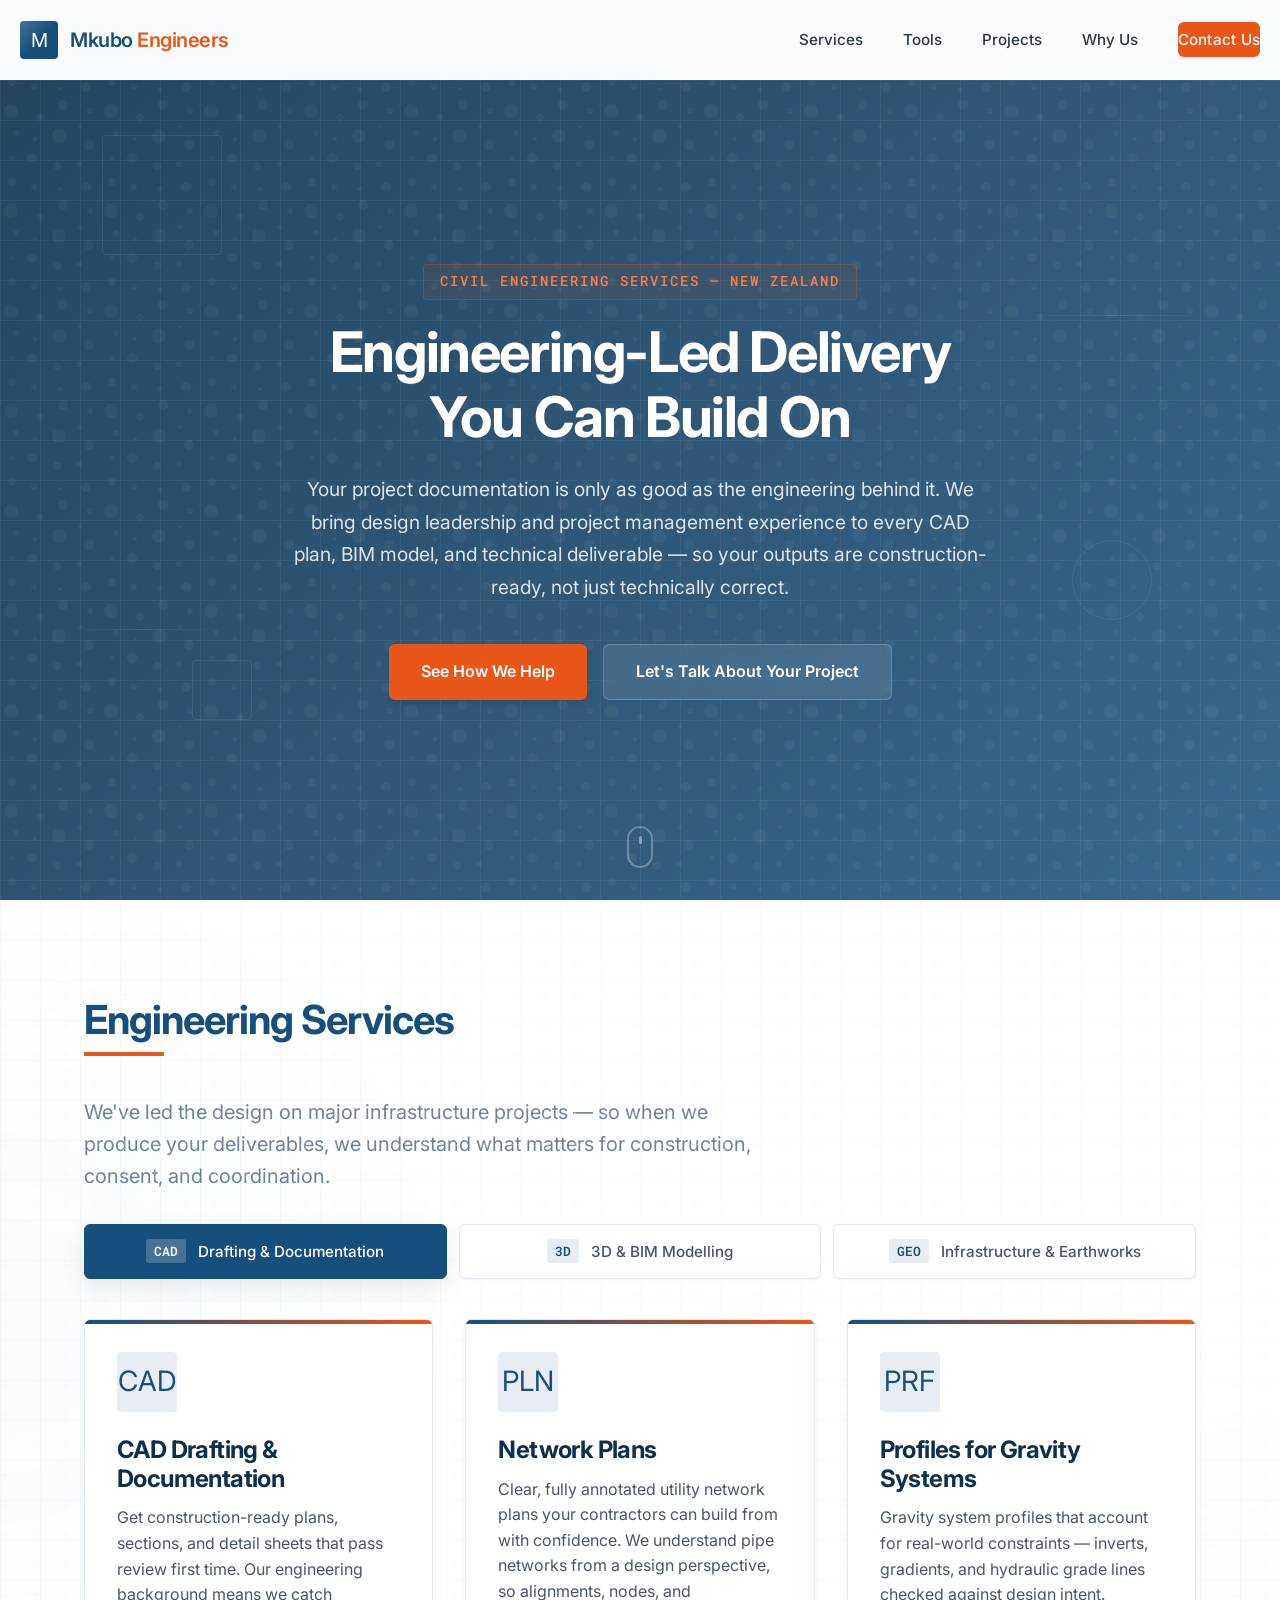
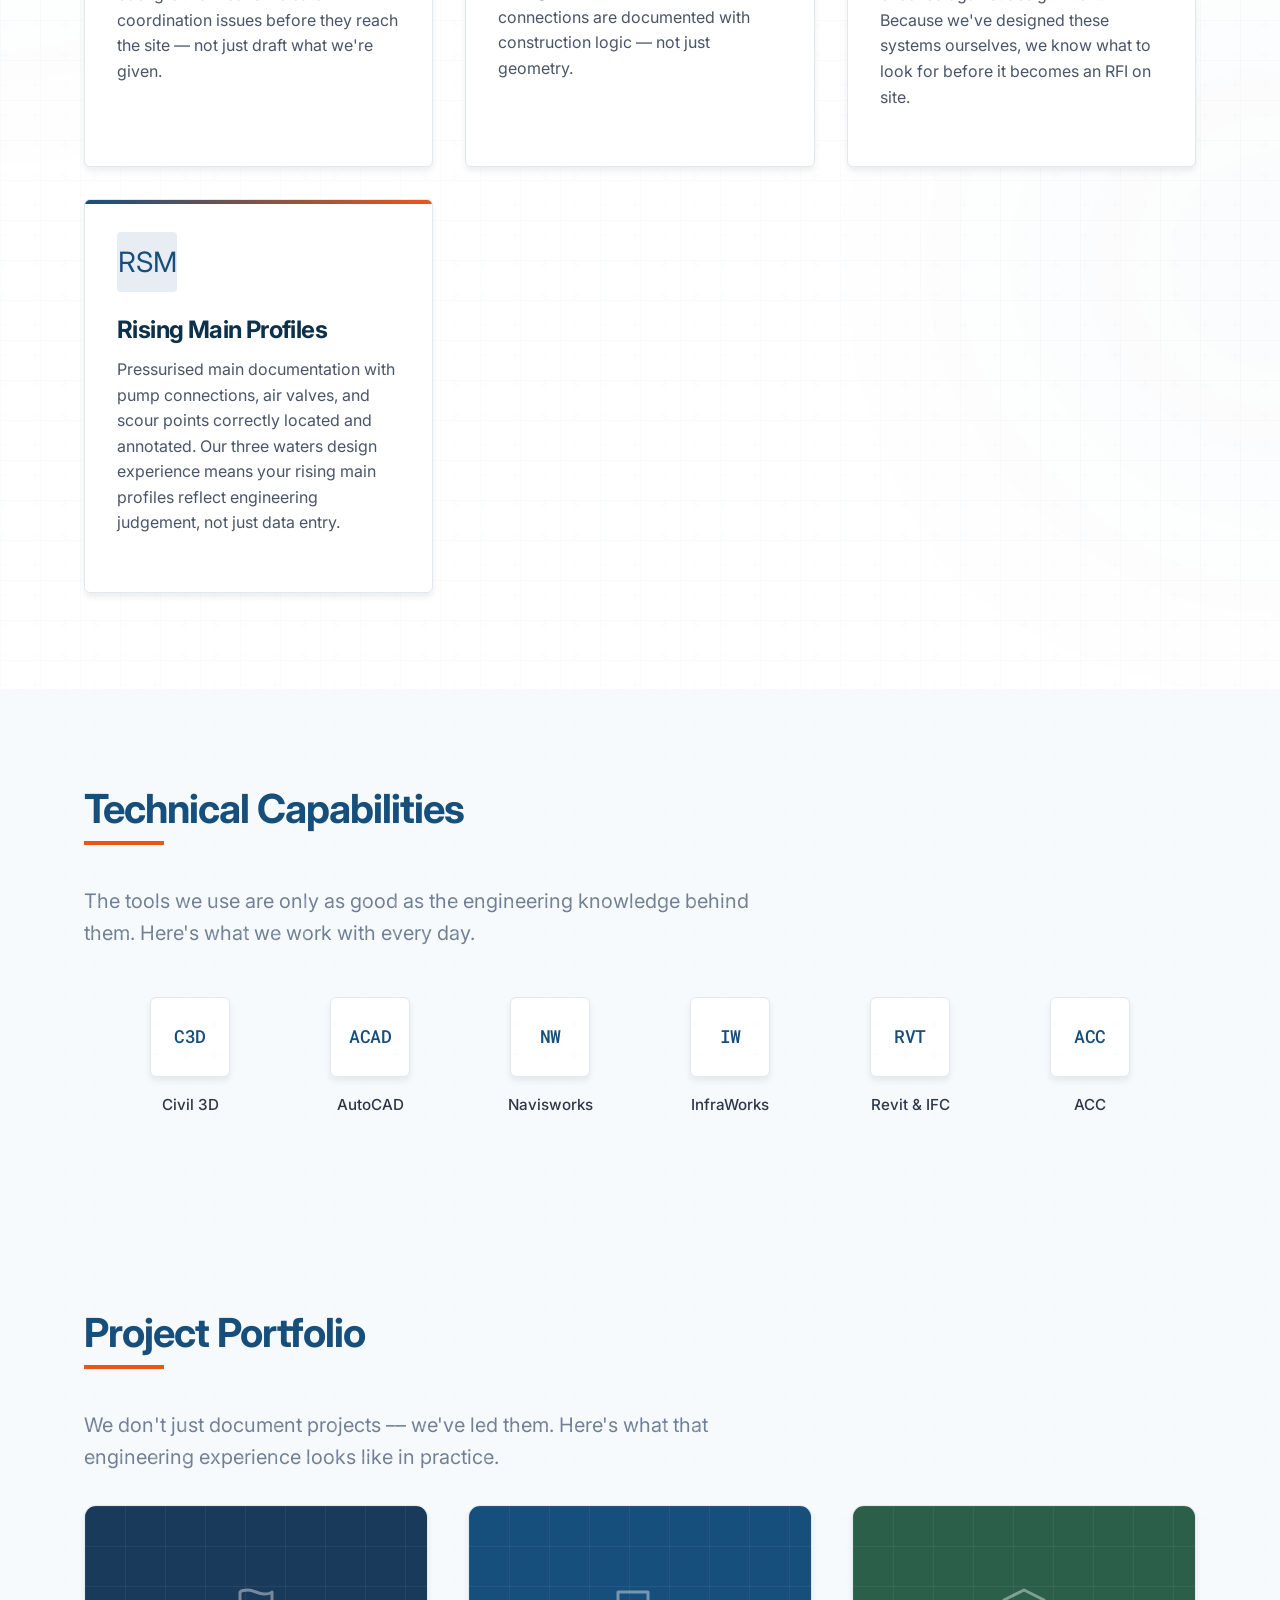
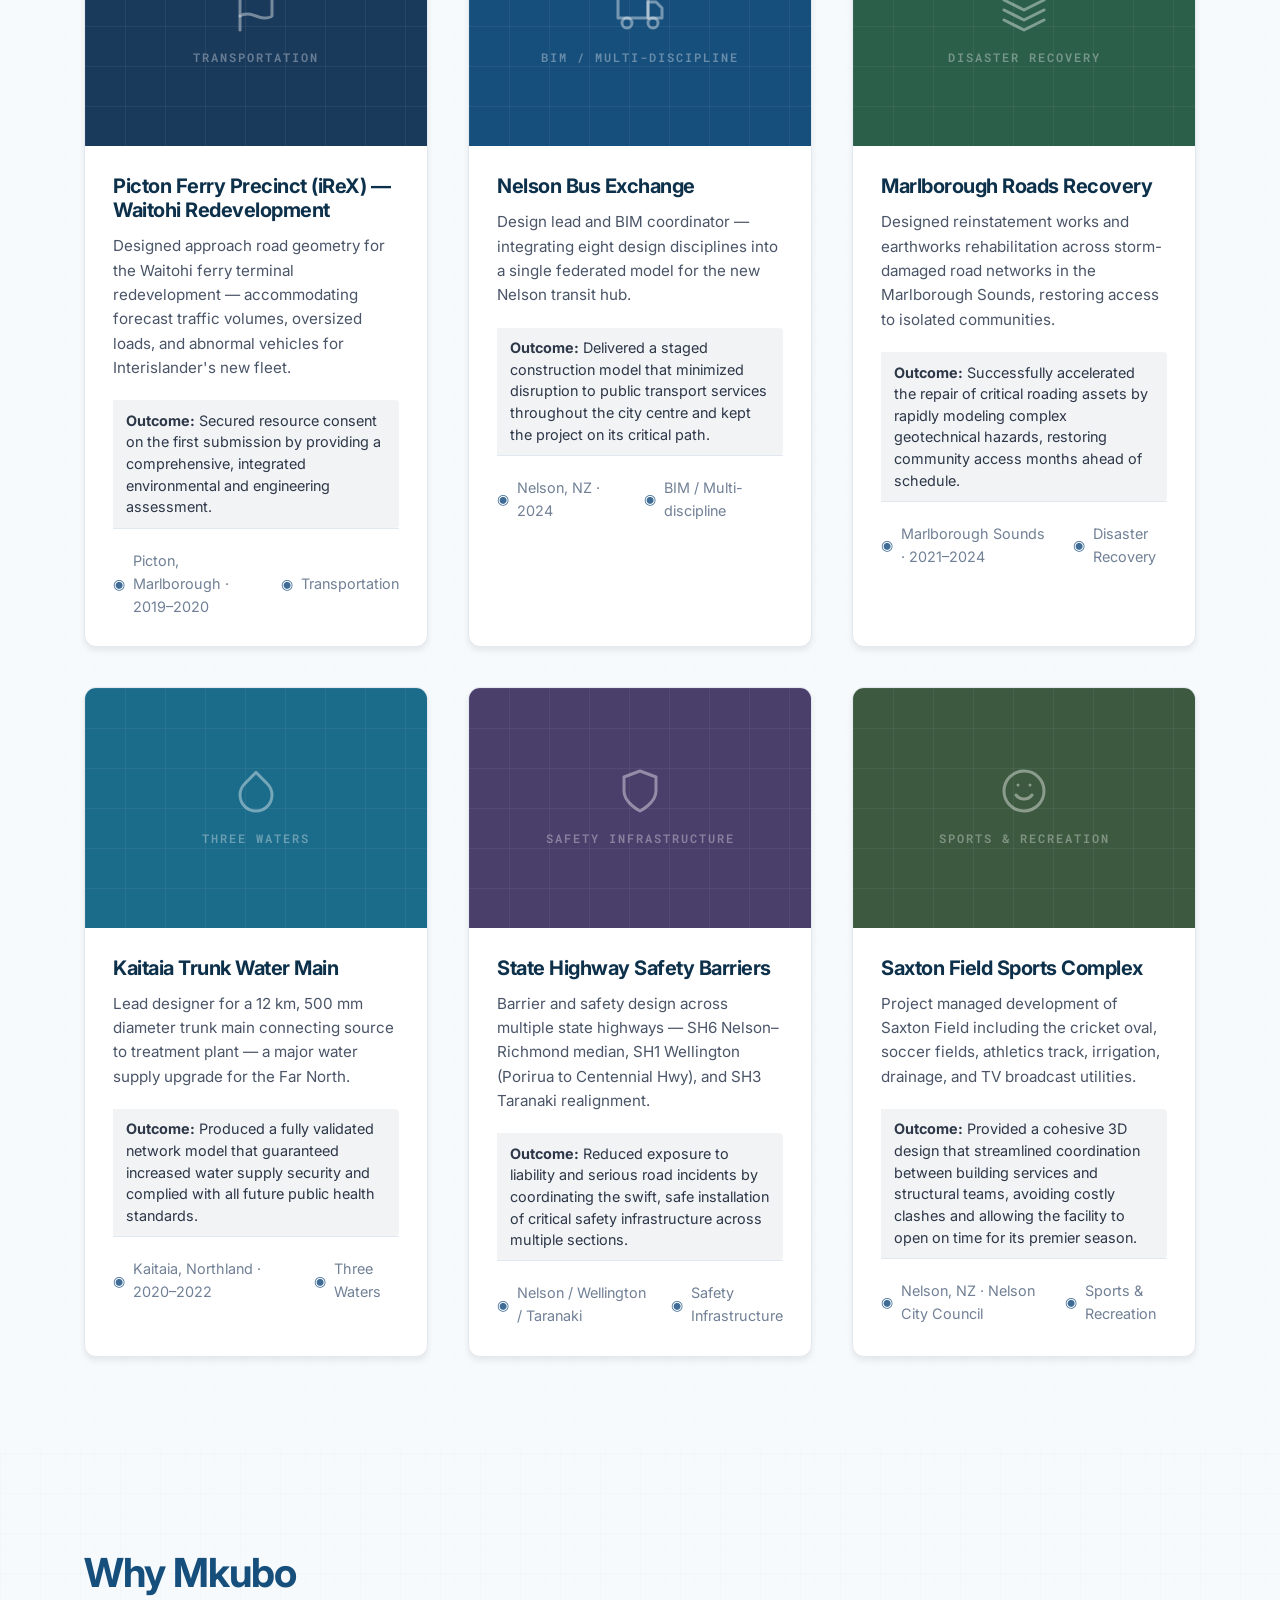
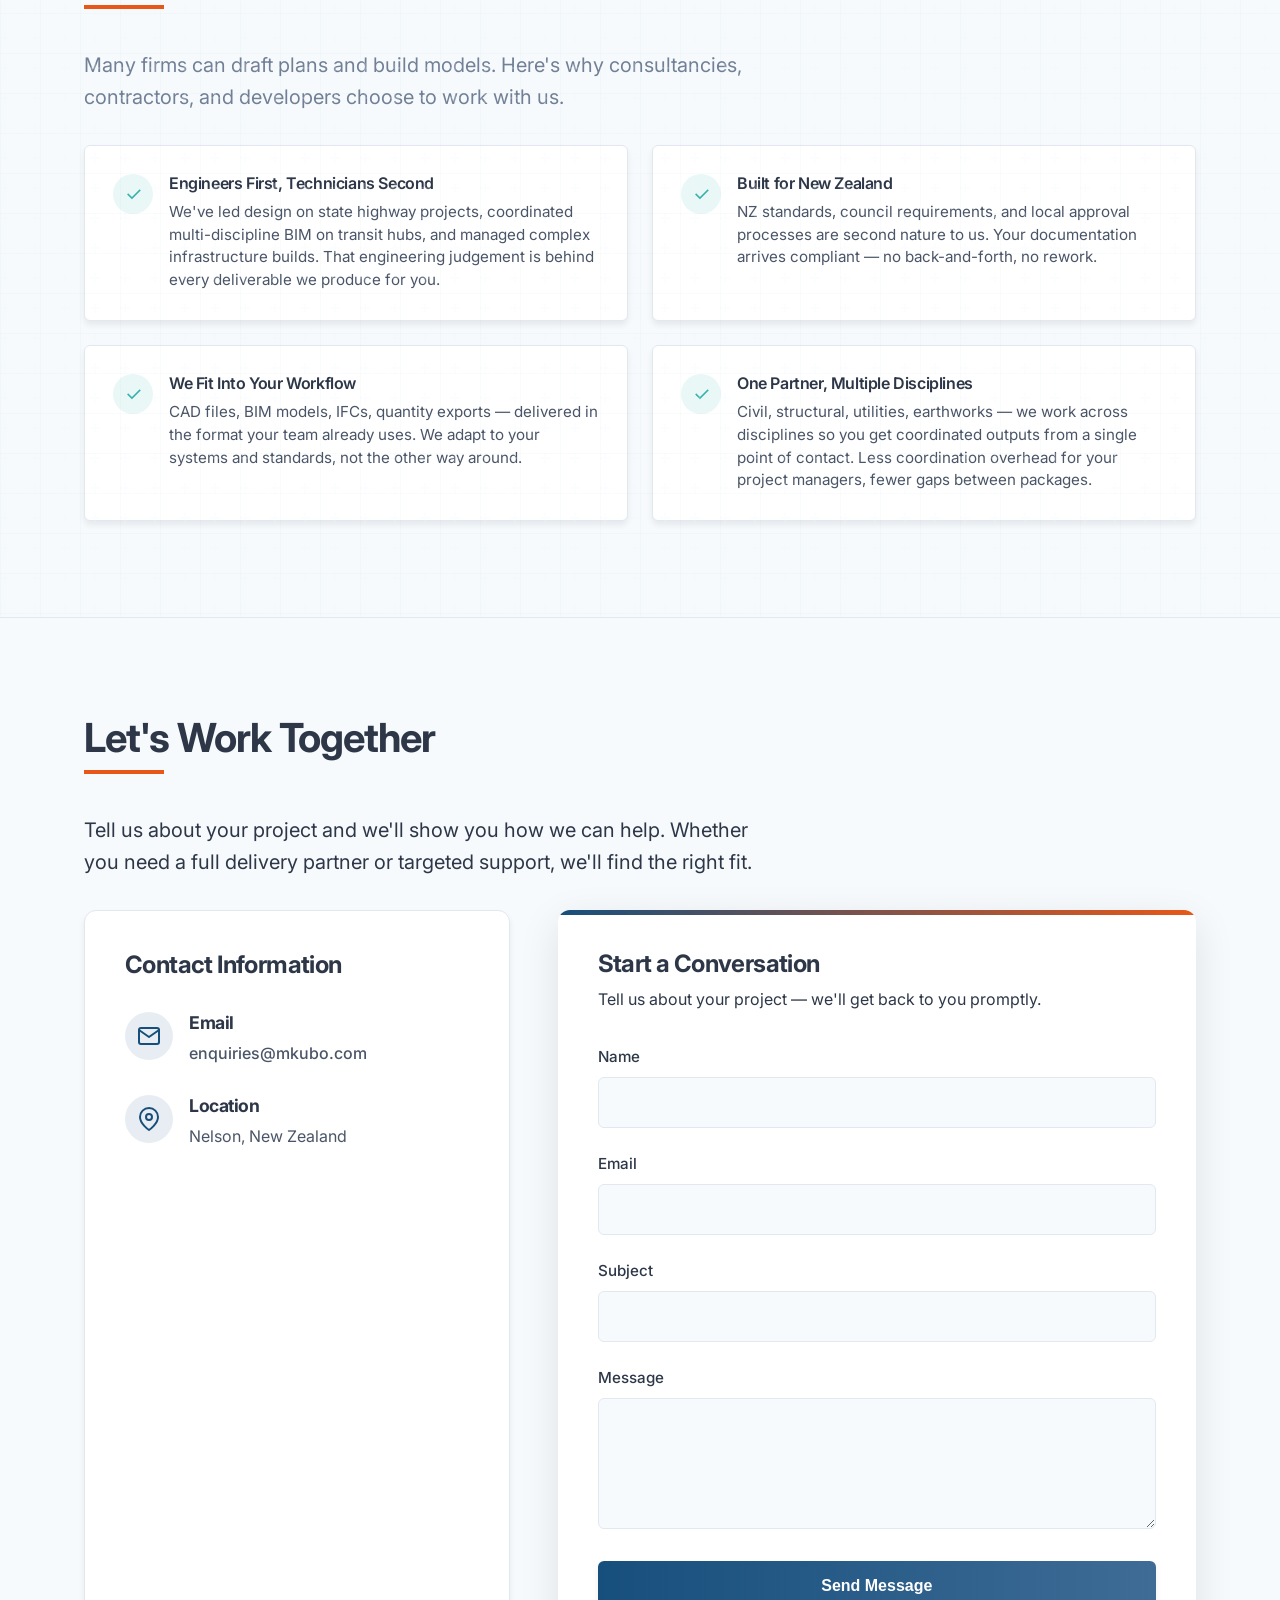
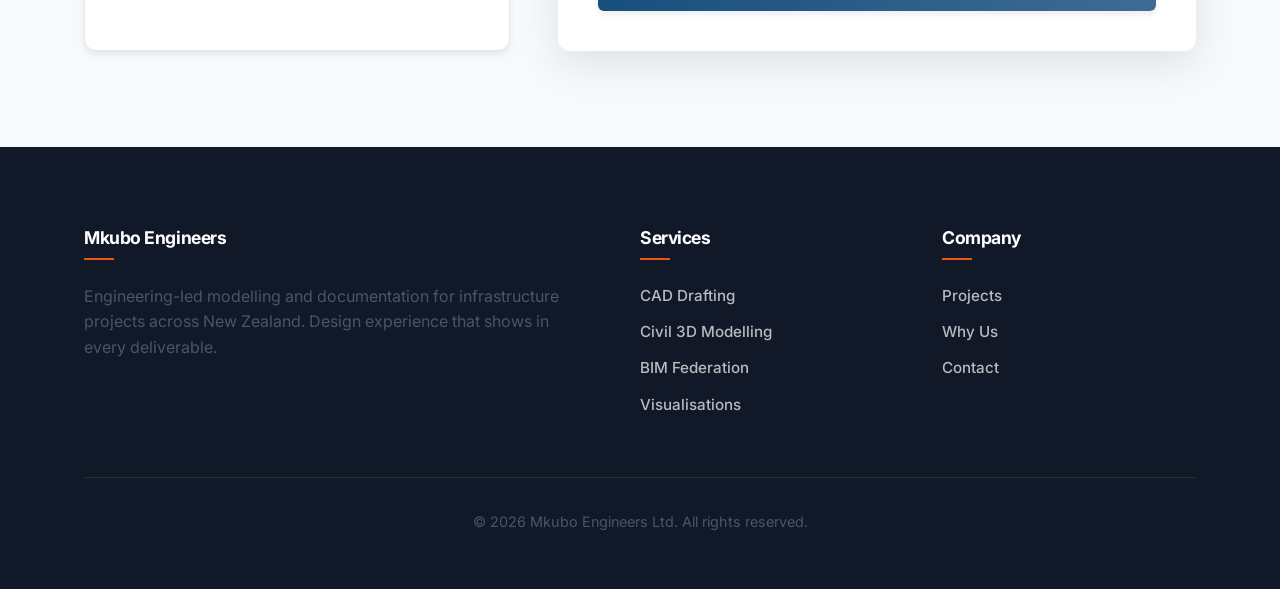
<file: index.html>
<!DOCTYPE html>
<html lang="en">
<head>
  <meta charset="UTF-8" />
  <meta name="viewport" content="width=device-width, initial-scale=1.0" />
  <title>Mkubo Engineers – Civil Engineering Modelling & Documentation Services</title>
  <meta name="description" content="Mkubo Engineers - Specialists in civil engineering modelling, CAD drafting, and BIM documentation services in New Zealand" />
  <meta name="keywords" content="civil engineering, CAD drafting, BIM modelling, New Zealand, InfraWorks, Civil 3D" />
  <meta name="author" content="Mkubo Engineers" />
  <meta name="google-site-verification" content="9PAE7GYYMVnmsFoxU7zMUW6A0XZX8BxIMnvhwQ3Ba1Q" />

  <!-- Canonical URL -->
  <link rel="canonical" href="https://mkubo.com/" />

  <!-- Open Graph tags for social sharing -->
  <meta property="og:type" content="website" />
  <meta property="og:url" content="https://mkubo.com/" />
  <meta property="og:title" content="Mkubo Engineers – Civil Engineering Modelling & Documentation Services" />
  <meta property="og:description" content="Engineering-led modelling and documentation for infrastructure projects across New Zealand. Design experience that shows in every deliverable." />
  <meta property="og:image" content="" />
  <meta property="og:site_name" content="Mkubo Engineers" />
  <meta property="og:locale" content="en_NZ" />

  <!-- Twitter Card -->
  <meta name="twitter:card" content="summary_large_image" />
  <meta name="twitter:title" content="Mkubo Engineers – Civil Engineering Modelling & Documentation" />
  <meta name="twitter:description" content="Specialists in civil engineering modelling, CAD drafting, and BIM documentation services across New Zealand." />
  <meta name="twitter:image" content="" />

  <!-- Geo tags for local SEO -->
  <meta name="geo.region" content="NZ" />
  <meta name="geo.placename" content="Auckland" />

  <!-- Favicon -->
  <link rel="icon" type="image/svg+xml" href="data:image/svg+xml,%3Csvg xmlns='http://www.w3.org/2000/svg' viewBox='0 0 32 32'%3E%3Crect width='32' height='32' rx='4' fill='%23174f7c'/%3E%3Ctext x='50%25' y='54%25' dominant-baseline='middle' text-anchor='middle' font-family='Inter,sans-serif' font-weight='700' font-size='18' fill='white'%3EM%3C/text%3E%3C/svg%3E" />
  
  <!-- External CSS -->
  <link rel="stylesheet" href="styles.css" />
</head>
<body>
  <header id="header">
    <div class="container header-container">
      <div class="logo">
        <div class="logo-icon">
          <span>M</span>
        </div>
        <h1 class="logo-text">Mkubo <span>Engineers</span></h1>
      </div>
      <nav class="main-nav" aria-label="Main navigation">
        <button class="mobile-menu-toggle" aria-label="Toggle navigation menu" aria-expanded="false">☰</button>
        <ul class="nav-links">
          <li><a href="#services">Services</a></li>
          <li><a href="#technology">Tools</a></li>
          <li><a href="#projects">Projects</a></li>
          <li><a href="#benefits">Why Us</a></li>
          <li><a href="#contact" class="cta-button">Contact Us</a></li>
        </ul>
      </nav>
    </div>
  </header>

  <section class="hero">
    <div class="hero-background"></div>
    <div class="hero-pattern" data-parallax="0.3"></div>
    <div class="hero-grid" data-parallax="0.15"></div>
    <div class="hero-shapes" aria-hidden="true">
      <div class="hero-float hero-float-1" data-parallax="0.4"></div>
      <div class="hero-float hero-float-2" data-parallax="0.55"></div>
      <div class="hero-float hero-float-3" data-parallax="0.25"></div>
      <div class="hero-line hero-line-1" data-parallax="0.2"></div>
      <div class="hero-line hero-line-2" data-parallax="0.35"></div>
    </div>
    <div class="container hero-content">
      <span class="hero-eyebrow">Civil Engineering Services — New Zealand</span>
      <h1>Engineering-Led Delivery<br>You Can Build On</h1>
      <p>Your project documentation is only as good as the engineering behind it. We bring design leadership and project management experience to every CAD plan, BIM model, and technical deliverable — so your outputs are construction-ready, not just technically correct.</p>
      <div class="hero-buttons">
        <a href="#services" class="hero-cta">See How We Help</a>
        <a href="#contact" class="hero-secondary">Let's Talk About Your Project</a>
      </div>
    </div>
    <a href="#services" class="scroll-indicator" aria-label="Scroll to services">
      <div class="scroll-mouse">
        <div class="scroll-wheel"></div>
      </div>
    </a>
  </section>

  <section id="services" class="services">
    <div class="section-overlay"></div>
    <div class="section-shape shape-left"></div>
    <div class="section-shape shape-right"></div>
    <div class="blueprint-grid"></div>
    
    <div class="container">
      <h2>Engineering Services</h2>
      <p class="section-subtitle">We've led the design on major infrastructure projects — so when we produce your deliverables, we understand what matters for construction, consent, and coordination.</p>
      
      <div class="services-tabs" role="tablist" aria-label="Service categories">
        <button class="tab-btn active" role="tab" aria-selected="true" aria-controls="tab-drafting" data-tab="drafting">
          <span class="tab-icon">CAD</span>
          <span class="tab-label">Drafting &amp; Documentation</span>
        </button>
        <button class="tab-btn" role="tab" aria-selected="false" aria-controls="tab-modelling" data-tab="modelling">
          <span class="tab-icon">3D</span>
          <span class="tab-label">3D &amp; BIM Modelling</span>
        </button>
        <button class="tab-btn" role="tab" aria-selected="false" aria-controls="tab-infrastructure" data-tab="infrastructure">
          <span class="tab-icon">GEO</span>
          <span class="tab-label">Infrastructure &amp; Earthworks</span>
        </button>
      </div>
      
      <div class="tab-panels">
        <div class="tab-panel active" id="tab-drafting" role="tabpanel">
          <div class="services-grid">
            <div class="service-card">
              <div class="service-card-inner">
                <div class="service-icon"><span>CAD</span></div>
                <h3>CAD Drafting &amp; Documentation</h3>
                <p>Get construction-ready plans, sections, and detail sheets that pass review first time. Our engineering background means we catch coordination issues before they reach the site — not just draft what we're given.</p>
              </div>
            </div>
            <div class="service-card">
              <div class="service-card-inner">
                <div class="service-icon"><span>PLN</span></div>
                <h3>Network Plans</h3>
                <p>Clear, fully annotated utility network plans your contractors can build from with confidence. We understand pipe networks from a design perspective, so alignments, nodes, and connections are documented with construction logic — not just geometry.</p>
              </div>
            </div>
            <div class="service-card">
              <div class="service-card-inner">
                <div class="service-icon"><span>PRF</span></div>
                <h3>Profiles for Gravity Systems</h3>
                <p>Gravity system profiles that account for real-world constraints — inverts, gradients, and hydraulic grade lines checked against design intent. Because we've designed these systems ourselves, we know what to look for before it becomes an RFI on site.</p>
              </div>
            </div>
            <div class="service-card">
              <div class="service-card-inner">
                <div class="service-icon"><span>RSM</span></div>
                <h3>Rising Main Profiles</h3>
                <p>Pressurised main documentation with pump connections, air valves, and scour points correctly located and annotated. Our three waters design experience means your rising main profiles reflect engineering judgement, not just data entry.</p>
              </div>
            </div>
          </div>
        </div>
        
        <div class="tab-panel" id="tab-modelling" role="tabpanel">
          <div class="services-grid">
            <div class="service-card">
              <div class="service-card-inner">
                <div class="service-icon"><span>3D</span></div>
                <h3>Civil 3D Modelling</h3>
                <p>Surfaces, corridors, and pipe networks modelled with engineering understanding — not just software skills. You get accurate profiles, sections, and quantity take-offs that reflect design intent and are ready for construction issue.</p>
              </div>
            </div>
            <div class="service-card">
              <div class="service-card-inner">
                <div class="service-icon"><span>BIM</span></div>
                <h3>BIM Federation &amp; Clash Detection</h3>
                <p>Reduce rework and coordination surprises with disciplined BIM federation. We've coordinated up to eight disciplines on a single project — we know how to structure models, track clashes, and drive resolution so your project stays on programme.</p>
              </div>
            </div>
            <div class="service-card">
              <div class="service-card-inner">
                <div class="service-icon"><span>VIZ</span></div>
                <h3>InfraWorks Visualisations</h3>
                <p>Win stakeholder buy-in with clear, compelling visual models of your project. Our visualisations are built on real engineering data, so what stakeholders see is what gets built — bridging the gap between technical design and public understanding.</p>
              </div>
            </div>
          </div>
        </div>
        
        <div class="tab-panel" id="tab-infrastructure" role="tabpanel">
          <div class="services-grid">
            <div class="service-card">
              <div class="service-card-inner">
                <div class="service-icon"><span>GEO</span></div>
                <h3>Earthworks &amp; Grading Models</h3>
                <p>Optimise your earthworks costs with accurate cut/fill models built by someone who understands platform design. We balance volumes with practical construction staging — so your quantities are reliable from tender through to completion.</p>
              </div>
            </div>
            <div class="service-card">
              <div class="service-card-inner">
                <div class="service-icon"><span>ROW</span></div>
                <h3>Road Geometry &amp; Utility Layouts</h3>
                <p>Road alignments and utility layouts modelled with traffic, safety, and constructability in mind. Our road design experience across state highways and local roads means your geometry works in the real world, not just on screen.</p>
              </div>
            </div>
            <div class="service-card">
              <div class="service-card-inner">
                <div class="service-icon"><span>WTR</span></div>
                <h3>Three Waters Pipe Networks</h3>
                <p>Water supply, wastewater, and stormwater networks modelled and documented to NZ standards. Having led three waters design on projects like the Kaitaia trunk main, we bring pipeline engineering knowledge to every network model we produce.</p>
              </div>
            </div>
          </div>
        </div>
      </div>
    </div>
  </section>

  <section id="technology" class="technology">
    <div class="section-overlay"></div>
    <div class="container">
      <h2>Technical Capabilities</h2>
      <p class="section-subtitle">The tools we use are only as good as the engineering knowledge behind them. Here's what we work with every day.</p>
      
      <div class="tech-logos">
        <div class="tech-logo">
          <div class="tech-logo-icon">
            <span class="tech-logo-abbr">C3D</span>
          </div>
          <span class="tech-logo-name">Civil 3D</span>
        </div>
        
        <div class="tech-logo">
          <div class="tech-logo-icon">
            <span class="tech-logo-abbr">ACAD</span>
          </div>
          <span class="tech-logo-name">AutoCAD</span>
        </div>
        
        <div class="tech-logo">
          <div class="tech-logo-icon">
            <span class="tech-logo-abbr">NW</span>
          </div>
          <span class="tech-logo-name">Navisworks</span>
        </div>
        
        <div class="tech-logo">
          <div class="tech-logo-icon">
            <span class="tech-logo-abbr">IW</span>
          </div>
          <span class="tech-logo-name">InfraWorks</span>
        </div>
        
        <div class="tech-logo">
          <div class="tech-logo-icon">
            <span class="tech-logo-abbr">RVT</span>
          </div>
          <span class="tech-logo-name">Revit & IFC</span>
        </div>
        
        <div class="tech-logo">
          <div class="tech-logo-icon">
            <span class="tech-logo-abbr">ACC</span>
          </div>
          <span class="tech-logo-name">ACC</span>
        </div>
      </div>
    </div>
  </section>

  <section id="projects" class="projects">
    <div class="section-overlay"></div>
    <div class="container">
      <h2>Project Portfolio</h2>
      <p class="section-subtitle">We don't just document projects — we've led them. Here's what that engineering experience looks like in practice.</p>
      
      <div class="project-grid">
        <div class="project-card">
          <div class="project-image project-placeholder project-placeholder-1">
            <span class="project-placeholder-icon">
              <svg xmlns="http://www.w3.org/2000/svg" width="48" height="48" viewBox="0 0 24 24" fill="none" stroke="currentColor" stroke-width="1.5" stroke-linecap="round" stroke-linejoin="round"><path d="M4 15s1-1 4-1 5 2 8 2 4-1 4-1V3s-1 1-4 1-5-2-8-2-4 1-4 1z"/><line x1="4" y1="22" x2="4" y2="15"/></svg>
            </span>
            <span class="project-placeholder-label">Transportation</span>
          </div>
          <div class="project-card-content">
            <h3 class="project-title">Picton Ferry Precinct (iReX) — Waitohi Redevelopment</h3>
            <p class="project-description">Designed approach road geometry for the Waitohi ferry terminal redevelopment — accommodating forecast traffic volumes, oversized loads, and abnormal vehicles for Interislander's new fleet.</p>
            <p class="project-outcome"><strong>Outcome:</strong> Secured resource consent on the first submission by providing a comprehensive, integrated environmental and engineering assessment.</p>
            <div class="project-details">
              <span class="project-detail">
                <span class="project-detail-icon">◉</span>
                Picton, Marlborough · 2019–2020
              </span>
              <span class="project-detail">
                <span class="project-detail-icon">◉</span>
                Transportation
              </span>
            </div>
          </div>
        </div>

        <div class="project-card">
          <div class="project-image project-placeholder project-placeholder-2">
            <span class="project-placeholder-icon">
              <svg xmlns="http://www.w3.org/2000/svg" width="48" height="48" viewBox="0 0 24 24" fill="none" stroke="currentColor" stroke-width="1.5" stroke-linecap="round" stroke-linejoin="round"><rect x="1" y="3" width="15" height="13"/><polygon points="16 8 20 8 23 11 23 16 16 16 16 8"/><circle cx="5.5" cy="18.5" r="2.5"/><circle cx="18.5" cy="18.5" r="2.5"/></svg>
            </span>
            <span class="project-placeholder-label">BIM / Multi-discipline</span>
          </div>
          <div class="project-card-content">
            <h3 class="project-title">Nelson Bus Exchange</h3>
            <p class="project-description">Design lead and BIM coordinator — integrating eight design disciplines into a single federated model for the new Nelson transit hub.</p>
            <p class="project-outcome"><strong>Outcome:</strong> Delivered a staged construction model that minimized disruption to public transport services throughout the city centre and kept the project on its critical path.</p>
            <div class="project-details">
              <span class="project-detail">
                <span class="project-detail-icon">◉</span>
                Nelson, NZ · 2024
              </span>
              <span class="project-detail">
                <span class="project-detail-icon">◉</span>
                BIM / Multi-discipline
              </span>
            </div>
          </div>
        </div>

        <div class="project-card">
          <div class="project-image project-placeholder project-placeholder-3">
            <span class="project-placeholder-icon">
              <svg xmlns="http://www.w3.org/2000/svg" width="48" height="48" viewBox="0 0 24 24" fill="none" stroke="currentColor" stroke-width="1.5" stroke-linecap="round" stroke-linejoin="round"><polygon points="12 2 2 7 12 12 22 7 12 2"/><polyline points="2 17 12 22 22 17"/><polyline points="2 12 12 17 22 12"/></svg>
            </span>
            <span class="project-placeholder-label">Disaster Recovery</span>
          </div>
          <div class="project-card-content">
            <h3 class="project-title">Marlborough Roads Recovery</h3>
            <p class="project-description">Designed reinstatement works and earthworks rehabilitation across storm-damaged road networks in the Marlborough Sounds, restoring access to isolated communities.</p>
            <p class="project-outcome"><strong>Outcome:</strong> Successfully accelerated the repair of critical roading assets by rapidly modeling complex geotechnical hazards, restoring community access months ahead of schedule.</p>
            <div class="project-details">
              <span class="project-detail">
                <span class="project-detail-icon">◉</span>
                Marlborough Sounds · 2021–2024
              </span>
              <span class="project-detail">
                <span class="project-detail-icon">◉</span>
                Disaster Recovery
              </span>
            </div>
          </div>
        </div>

        <div class="project-card">
          <div class="project-image project-placeholder project-placeholder-4">
            <span class="project-placeholder-icon">
              <svg xmlns="http://www.w3.org/2000/svg" width="48" height="48" viewBox="0 0 24 24" fill="none" stroke="currentColor" stroke-width="1.5" stroke-linecap="round" stroke-linejoin="round"><path d="M12 2.69l5.66 5.66a8 8 0 1 1-11.31 0z"/></svg>
            </span>
            <span class="project-placeholder-label">Three Waters</span>
          </div>
          <div class="project-card-content">
            <h3 class="project-title">Kaitaia Trunk Water Main</h3>
            <p class="project-description">Lead designer for a 12 km, 500 mm diameter trunk main connecting source to treatment plant — a major water supply upgrade for the Far North.</p>
            <p class="project-outcome"><strong>Outcome:</strong> Produced a fully validated network model that guaranteed increased water supply security and complied with all future public health standards.</p>
            <div class="project-details">
              <span class="project-detail">
                <span class="project-detail-icon">◉</span>
                Kaitaia, Northland · 2020–2022
              </span>
              <span class="project-detail">
                <span class="project-detail-icon">◉</span>
                Three Waters
              </span>
            </div>
          </div>
        </div>

        <div class="project-card">
          <div class="project-image project-placeholder project-placeholder-5">
            <span class="project-placeholder-icon">
              <svg xmlns="http://www.w3.org/2000/svg" width="48" height="48" viewBox="0 0 24 24" fill="none" stroke="currentColor" stroke-width="1.5" stroke-linecap="round" stroke-linejoin="round"><path d="M12 22s8-4 8-10V5l-8-3-8 3v7c0 6 8 10 8 10z"/></svg>
            </span>
            <span class="project-placeholder-label">Safety Infrastructure</span>
          </div>
          <div class="project-card-content">
            <h3 class="project-title">State Highway Safety Barriers</h3>
            <p class="project-description">Barrier and safety design across multiple state highways — SH6 Nelson–Richmond median, SH1 Wellington (Porirua to Centennial Hwy), and SH3 Taranaki realignment.</p>
            <p class="project-outcome"><strong>Outcome:</strong> Reduced exposure to liability and serious road incidents by coordinating the swift, safe installation of critical safety infrastructure across multiple sections.</p>
            <div class="project-details">
              <span class="project-detail">
                <span class="project-detail-icon">◉</span>
                Nelson / Wellington / Taranaki
              </span>
              <span class="project-detail">
                <span class="project-detail-icon">◉</span>
                Safety Infrastructure
              </span>
            </div>
          </div>
        </div>

        <div class="project-card">
          <div class="project-image project-placeholder project-placeholder-6">
            <span class="project-placeholder-icon">
              <svg xmlns="http://www.w3.org/2000/svg" width="48" height="48" viewBox="0 0 24 24" fill="none" stroke="currentColor" stroke-width="1.5" stroke-linecap="round" stroke-linejoin="round"><circle cx="12" cy="12" r="10"/><path d="M8 14s1.5 2 4 2 4-2 4-2"/><line x1="9" y1="9" x2="9.01" y2="9"/><line x1="15" y1="9" x2="15.01" y2="9"/></svg>
            </span>
            <span class="project-placeholder-label">Sports &amp; Recreation</span>
          </div>
          <div class="project-card-content">
            <h3 class="project-title">Saxton Field Sports Complex</h3>
            <p class="project-description">Project managed development of Saxton Field including the cricket oval, soccer fields, athletics track, irrigation, drainage, and TV broadcast utilities.</p>
            <p class="project-outcome"><strong>Outcome:</strong> Provided a cohesive 3D design that streamlined coordination between building services and structural teams, avoiding costly clashes and allowing the facility to open on time for its premier season.</p>
            <div class="project-details">
              <span class="project-detail">
                <span class="project-detail-icon">◉</span>
                Nelson, NZ · Nelson City Council
              </span>
              <span class="project-detail">
                <span class="project-detail-icon">◉</span>
                Sports &amp; Recreation
              </span>
            </div>
          </div>
        </div>
      </div>
    </div>
  </section>

  <section id="benefits" class="benefits">
    <div class="section-overlay"></div>
    <div class="blueprint-grid"></div>
    <div class="container">
      <h2>Why Mkubo</h2>
      <p class="section-subtitle">Many firms can draft plans and build models. Here's why consultancies, contractors, and developers choose to work with us.</p>

      <ul class="benefits-list">
        <li class="benefit-item">
          <div class="benefit-icon">✓</div>
          <div class="benefit-content">
            <h4 class="benefit-title">Engineers First, Technicians Second</h4>
            <p class="benefit-description">We've led design on state highway projects, coordinated multi-discipline BIM on transit hubs, and managed complex infrastructure builds. That engineering judgement is behind every deliverable we produce for you.</p>
          </div>
        </li>

        <li class="benefit-item">
          <div class="benefit-icon">✓</div>
          <div class="benefit-content">
            <h4 class="benefit-title">Built for New Zealand</h4>
            <p class="benefit-description">NZ standards, council requirements, and local approval processes are second nature to us. Your documentation arrives compliant — no back-and-forth, no rework.</p>
          </div>
        </li>

        <li class="benefit-item">
          <div class="benefit-icon">✓</div>
          <div class="benefit-content">
            <h4 class="benefit-title">We Fit Into Your Workflow</h4>
            <p class="benefit-description">CAD files, BIM models, IFCs, quantity exports — delivered in the format your team already uses. We adapt to your systems and standards, not the other way around.</p>
          </div>
        </li>

        <li class="benefit-item">
          <div class="benefit-icon">✓</div>
          <div class="benefit-content">
            <h4 class="benefit-title">One Partner, Multiple Disciplines</h4>
            <p class="benefit-description">Civil, structural, utilities, earthworks — we work across disciplines so you get coordinated outputs from a single point of contact. Less coordination overhead for your project managers, fewer gaps between packages.</p>
          </div>
        </li>
      </ul>
    </div>
  </section>

  <section id="contact" class="contact">
    <div class="container">
      <h2>Let's Work Together</h2>
      <p class="section-subtitle">Tell us about your project and we'll show you how we can help. Whether you need a full delivery partner or targeted support, we'll find the right fit.</p>
      
      <div class="contact-grid">
        <div>
          <div class="contact-info-card">
            <h3 class="contact-info-title">Contact Information</h3>
            <div class="contact-info-items">
              <div class="contact-info-item">
                <div class="contact-info-icon">
                  <svg xmlns="http://www.w3.org/2000/svg" width="24" height="24" viewBox="0 0 24 24" fill="none" stroke="currentColor" stroke-width="2" stroke-linecap="round" stroke-linejoin="round"><path d="M4 4h16c1.1 0 2 .9 2 2v12c0 1.1-.9 2-2 2H4c-1.1 0-2-.9-2-2V6c0-1.1.9-2 2-2z"></path><polyline points="22,6 12,13 2,6"></polyline></svg>
                </div>
                <div class="contact-info-content">
                  <h4>Email</h4>
                  <a href="mailto:enquiries@mkubo.com">enquiries@mkubo.com</a>
                </div>
              </div>

              <div class="contact-info-item">
                <div class="contact-info-icon">
                  <svg xmlns="http://www.w3.org/2000/svg" width="24" height="24" viewBox="0 0 24 24" fill="none" stroke="currentColor" stroke-width="2" stroke-linecap="round" stroke-linejoin="round"><path d="M21 10c0 7-9 13-9 13s-9-6-9-13a9 9 0 0 1 18 0z"></path><circle cx="12" cy="10" r="3"></circle></svg>
                </div>
                <div class="contact-info-content">
                  <h4>Location</h4>
                  <p>Nelson, New Zealand</p>
                </div>
              </div>
            </div>
          </div>
        </div>
        <div>
          <form class="contact-form" action="https://formsubmit.co/ajax/enquiries@mkubo.com" method="POST">
            <div class="form-header">
              <h3 class="form-title">Start a Conversation</h3>
              <p class="form-subtitle">Tell us about your project — we'll get back to you promptly.</p>
            </div>
            <input type="text" name="_honey" style="display:none">
            <input type="hidden" name="_subject" value="New Quote Request — mkubo.com">
            <div class="form-group">
              <label for="name">Name</label>
              <input type="text" id="name" name="name" required>
            </div>
            <div class="form-group">
              <label for="email">Email</label>
              <input type="email" id="email" name="email" required>
            </div>
            <div class="form-group">
              <label for="subject">Subject</label>
              <input type="text" id="subject" name="subject" required>
            </div>
            <div class="form-group">
              <label for="message">Message</label>
              <textarea id="message" name="message" rows="5" required></textarea>
            </div>
            <button type="submit" class="submit-button">Send Message</button>
          </form>
        </div>
      </div>
    </div>
  </section>
  
  <footer>
    <div class="container">
      <div class="footer-grid">
        <div class="footer-col">
          <h3 class="footer-heading">Mkubo Engineers</h3>
          <p>Engineering-led modelling and documentation for infrastructure projects across New Zealand. Design experience that shows in every deliverable.</p>
        </div>
        <div class="footer-col">
          <h3 class="footer-heading">Services</h3>
          <ul class="footer-links">
            <li><a href="#services">CAD Drafting</a></li>
            <li><a href="#services">Civil 3D Modelling</a></li>
            <li><a href="#services">BIM Federation</a></li>
            <li><a href="#services">Visualisations</a></li>
          </ul>
        </div>
        <div class="footer-col">
          <h3 class="footer-heading">Company</h3>
          <ul class="footer-links">
            <li><a href="#projects">Projects</a></li>
            <li><a href="#benefits">Why Us</a></li>
            <li><a href="#contact">Contact</a></li>
          </ul>
        </div>
      </div>
      <div class="footer-bottom">
        <p>&copy; <span id="footer-year"></span> Mkubo Engineers Ltd. All rights reserved.</p>
      </div>
    </div>
  </footer>
  
  <!-- Structured Data for Google Rich Results -->
  <script type="application/ld+json">
  {
    "@context": "https://schema.org",
    "@type": "ProfessionalService",
    "name": "Mkubo Engineers",
    "url": "https://mkubo.com",
    "description": "Specialists in civil engineering modelling, CAD drafting, and BIM documentation services across New Zealand.",
    "email": "enquiries@mkubo.com",
    "areaServed": {
      "@type": "Country",
      "name": "New Zealand"
    },
    "address": {
      "@type": "PostalAddress",
      "addressLocality": "Auckland",
      "addressCountry": "NZ"
    },
    "serviceType": [
      "Civil Engineering Modelling",
      "CAD Drafting",
      "BIM Documentation",
      "3D Modelling",
      "Infrastructure Design",
      "Earthworks Modelling"
    ],
    "knowsAbout": [
      "Civil 3D",
      "AutoCAD",
      "Navisworks",
      "InfraWorks",
      "Revit",
      "BIM Federation"
    ]
  }
  </script>

  <!-- External JavaScript -->
  <script src="script.js"></script>
</body>
</html>
</file>
<file: styles.css>
@import url('https://fonts.googleapis.com/css2?family=Inter:wght@300;400;500;600;700&family=Roboto+Mono:wght@400;500&display=swap');

/* CSS Reset */
* {
  margin: 0;
  padding: 0;
  box-sizing: border-box;
}

/* Variables */
:root {
  --primary-color: #174f7c; /* Deep steel blue */
  --primary-dark: #0d304b;
  --primary-light: #3e6c96;
  --secondary-color: #e95718; /* Construction orange refined */
  --secondary-light: #ff7d42;
  --accent-color: #20c997; /* Accent green for highlights */
  --text-color: #2d3748;
  --text-light: #4a5568;
  --text-lighter: #718096;
  --bg-color: #ffffff;
  --bg-light: #f7fafc;
  --bg-dark: #edf2f7;
  --border-color: #e2e8f0;
  --success: #38b2ac;
  --warning: #ed8936;
  --shadow-sm: 0 1px 2px rgba(0,0,0,0.05);
  --shadow: 0 4px 6px rgba(0,0,0,0.07);
  --shadow-md: 0 8px 24px rgba(0,0,0,0.09);
  --shadow-lg: 0 12px 40px rgba(0,0,0,0.1);
  --transition: all 0.25s cubic-bezier(0.4, 0, 0.2, 1);
  --transition-slow: all 0.4s cubic-bezier(0.4, 0, 0.2, 1);
  --radius-sm: 4px;
  --radius: 6px;
  --radius-lg: 12px;
  --grid-pattern: url("data:image/svg+xml,%3Csvg width='60' height='60' viewBox='0 0 60 60' xmlns='http://www.w3.org/2000/svg'%3E%3Cg fill='none' fill-rule='evenodd'%3E%3Cg fill='%23f0f4f8' fill-opacity='0.4'%3E%3Cpath d='M36 34v-4h-2v4h-4v2h4v4h2v-4h4v-2h-4zm0-30V0h-2v4h-4v2h4v4h2V6h4V4h-4zM6 34v-4H4v4H0v2h4v4h2v-4h4v-2H6zM6 4V0H4v4H0v2h4v4h2V6h4V4H6z'/%3E%3C/g%3E%3C/g%3E%3C/svg%3E");
}

/* Typography */
body {
  font-family: 'Inter', -apple-system, BlinkMacSystemFont, 'Segoe UI', Roboto, Oxygen, Ubuntu, sans-serif;
  line-height: 1.6;
  color: var(--text-color);
  background-color: var(--bg-color);
  -webkit-font-smoothing: antialiased;
  -moz-osx-font-smoothing: grayscale;
  overflow-x: hidden;
}

h1, h2, h3, h4, h5, h6 {
  font-weight: 700;
  margin-bottom: 1rem;
  color: var(--primary-color);
  letter-spacing: -0.025em;
  line-height: 1.2;
}

h1 {
  font-size: 3rem;
  margin-bottom: 1.5rem;
}

h2 {
  font-size: 2.25rem;
  position: relative;
  padding-bottom: 0.75rem;
  margin-bottom: 2.5rem;
}

h2:after {
  content: '';
  position: absolute;
  width: 80px;
  height: 4px;
  background-color: var(--secondary-color);
  bottom: 0;
  left: 0;
}

h3 {
  font-size: 1.5rem;
  color: var(--primary-dark);
  margin-bottom: 0.75rem;
}

p {
  margin-bottom: 1.5rem;
  color: var(--text-light);
}

a {
  color: var(--primary-color);
  text-decoration: none;
  font-weight: 500;
  transition: var(--transition);
}

a:hover {
  color: var(--secondary-color);
}

.technical-font {
  font-family: 'Roboto Mono', monospace;
  letter-spacing: -0.5px;
}

.section-subtitle {
  font-size: 1.125rem;
  color: var(--text-lighter);
  margin-bottom: 2rem;
  max-width: 700px;
}

/* Layout */
.container {
  width: 90%;
  max-width: 1280px;
  margin: 0 auto;
  padding: 0 20px;
}

section {
  padding: 6rem 0;
  position: relative;
}

section:nth-child(even) {
  background-color: var(--bg-light);
}

.section-overlay {
  position: absolute;
  top: 0;
  left: 0;
  right: 0;
  bottom: 0;
  background-image: var(--grid-pattern);
  opacity: 0.5;
  pointer-events: none;
}

/* Header & Navigation */
header {
  background-color: rgba(255, 255, 255, 0.98);
  box-shadow: var(--shadow-sm);
  position: fixed;
  top: 0;
  left: 0;
  right: 0;
  z-index: 1000;
  transition: var(--transition);
  height: 80px;
  display: flex;
  align-items: center;
}

header.scrolled {
  height: 70px;
  box-shadow: var(--shadow);
}

.header-container {
  display: flex;
  justify-content: space-between;
  align-items: center;
  width: 100%;
}

.logo {
  display: flex;
  align-items: center;
}

.logo-text {
  margin: 0;
  font-size: 1.25rem;
  font-weight: 600;
  letter-spacing: -0.5px;
  margin-left: 12px;
  position: relative;
}

.logo-text span {
  color: var(--secondary-color);
}

.logo-icon {
  position: relative;
  width: 38px;
  height: 38px;
  display: flex;
  align-items: center;
  justify-content: center;
  background-color: var(--primary-color);
  border-radius: var(--radius-sm);
  color: white;
  font-size: 1.2rem;
  transition: var(--transition);
  overflow: hidden;
}

.logo-icon::before {
  content: '';
  position: absolute;
  top: 0;
  left: 0;
  right: 0;
  bottom: 0;
  background: linear-gradient(135deg, rgba(255,255,255,0.2) 0%, rgba(255,255,255,0) 50%);
}

.main-nav {
  display: flex;
  align-items: center;
}

.nav-links {
  display: flex;
  list-style: none;
}

.nav-links li {
  margin-left: 2.5rem;
}

.nav-links a {
  font-weight: 500;
  font-size: 0.95rem;
  padding: 0.5rem 0;
  position: relative;
  color: var(--text-color);
}

.nav-links a::after {
  content: '';
  position: absolute;
  bottom: 0;
  left: 0;
  width: 0;
  height: 2px;
  background-color: var(--secondary-color);
  transition: var(--transition);
}

.nav-links a:hover {
  color: var(--primary-color);
}

.nav-links a:hover::after {
  width: 100%;
}

.cta-button {
  background-color: var(--secondary-color);
  color: white !important;
  padding: 0.65rem 1.5rem;
  border-radius: var(--radius);
  font-weight: 600;
  transition: var(--transition);
  box-shadow: var(--shadow-sm);
  border: none;
  letter-spacing: 0.25px;
}

.cta-button:hover {
  background-color: var(--secondary-light);
  transform: translateY(-2px);
  box-shadow: var(--shadow);
}

.mobile-menu-toggle {
  display: none;
  background: none;
  border: none;
  font-size: 1.5rem;
  cursor: pointer;
  color: var(--primary-color);
  z-index: 1001;
}

/* Hero Section */
.hero {
  position: relative;
  padding: 10rem 0 6rem;
  min-height: 100vh;
  display: flex;
  flex-direction: column;
  justify-content: center;
  overflow: hidden;
  background-color: var(--primary-dark);
}

.hero-background {
  position: absolute;
  top: 0;
  left: 0;
  right: 0;
  bottom: 0;
  background: linear-gradient(135deg, rgba(13, 48, 75, 0.9) 0%, rgba(23, 79, 124, 0.85) 100%);
  z-index: 1;
}

.hero-pattern {
  position: absolute;
  top: 0;
  left: 0;
  right: 0;
  bottom: 0;
  background-image: url("data:image/svg+xml,%3Csvg width='100' height='100' viewBox='0 0 100 100' xmlns='http://www.w3.org/2000/svg'%3E%3Cpath d='M11 18c3.866 0 7-3.134 7-7s-3.134-7-7-7-7 3.134-7 7 3.134 7 7 7zm48 25c3.866 0 7-3.134 7-7s-3.134-7-7-7-7 3.134-7 7 3.134 7 7 7zm-43-7c1.657 0 3-1.343 3-3s-1.343-3-3-3-3 1.343-3 3 1.343 3 3 3zm63 31c1.657 0 3-1.343 3-3s-1.343-3-3-3-3 1.343-3 3 1.343 3 3 3zM34 90c1.657 0 3-1.343 3-3s-1.343-3-3-3-3 1.343-3 3 1.343 3 3 3zm56-76c1.657 0 3-1.343 3-3s-1.343-3-3-3-3 1.343-3 3 1.343 3 3 3zM12 86c2.21 0 4-1.79 4-4s-1.79-4-4-4-4 1.79-4 4 1.79 4 4 4zm28-65c2.21 0 4-1.79 4-4s-1.79-4-4-4-4 1.79-4 4 1.79 4 4 4zm23-11c2.76 0 5-2.24 5-5s-2.24-5-5-5-5 2.24-5 5 2.24 5 5 5zm-6 60c2.21 0 4-1.79 4-4s-1.79-4-4-4-4 1.79-4 4 1.79 4 4 4zm29 22c2.76 0 5-2.24 5-5s-2.24-5-5-5-5 2.24-5 5 2.24 5 5 5zM32 63c2.76 0 5-2.24 5-5s-2.24-5-5-5-5 2.24-5 5 2.24 5 5 5zm57-13c2.76 0 5-2.24 5-5s-2.24-5-5-5-5 2.24-5 5 2.24 5 5 5zm-9-21c1.105 0 2-.895 2-2s-.895-2-2-2-2 .895-2 2 .895 2 2 2zM60 91c1.105 0 2-.895 2-2s-.895-2-2-2-2 .895-2 2 .895 2 2 2zM35 41c1.105 0 2-.895 2-2s-.895-2-2-2-2 .895-2 2 .895 2 2 2zM12 60c1.105 0 2-.895 2-2s-.895-2-2-2-2 .895-2 2 .895 2 2 2z' fill='%23ffffff' fill-opacity='0.05' fill-rule='evenodd'/%3E%3C/svg%3E");
  opacity: 0.8;
  z-index: 2;
}

.hero-grid {
  position: absolute;
  top: 0;
  left: 0;
  right: 0;
  bottom: 0;
  background-size: 40px 40px;
  background-image: 
    linear-gradient(to right, rgba(255,255,255,0.05) 1px, transparent 1px),
    linear-gradient(to bottom, rgba(255,255,255,0.05) 1px, transparent 1px);
  z-index: 3;
}

.hero-shapes {
  position: absolute;
  top: 0;
  left: 0;
  right: 0;
  bottom: 0;
  z-index: 4;
  pointer-events: none;
  overflow: hidden;
}

.hero-float {
  position: absolute;
  border: 1px solid rgba(255, 255, 255, 0.08);
  border-radius: var(--radius-sm);
}

.hero-float-1 {
  width: 120px;
  height: 120px;
  top: 15%;
  left: 8%;
  transform: rotate(15deg);
  animation: heroFloat 8s ease-in-out infinite;
}

.hero-float-2 {
  width: 80px;
  height: 80px;
  top: 60%;
  right: 10%;
  border-radius: 50%;
  animation: heroFloat 6s ease-in-out infinite 1s;
}

.hero-float-3 {
  width: 60px;
  height: 60px;
  bottom: 20%;
  left: 15%;
  transform: rotate(-10deg);
  animation: heroFloat 7s ease-in-out infinite 2s;
}

.hero-line {
  position: absolute;
  height: 1px;
  background: linear-gradient(90deg, transparent, rgba(255, 255, 255, 0.1), transparent);
}

.hero-line-1 {
  width: 200px;
  top: 35%;
  right: 5%;
  transform: rotate(-5deg);
}

.hero-line-2 {
  width: 160px;
  bottom: 30%;
  left: 5%;
  transform: rotate(3deg);
}

@keyframes heroFloat {
  0%, 100% { transform: translateY(0) rotate(var(--r, 0deg)); }
  50% { transform: translateY(-20px) rotate(var(--r, 0deg)); }
}

.hero-float-1 { --r: 15deg; }
.hero-float-3 { --r: -10deg; }

.hero-content {
  position: relative;
  z-index: 5;
  color: white;
  max-width: 900px;
  margin: 0 auto;
  text-align: center;
}

.hero-eyebrow {
  display: inline-block;
  font-family: 'Roboto Mono', monospace;
  font-size: 0.85rem;
  font-weight: 500;
  letter-spacing: 2px;
  text-transform: uppercase;
  color: var(--secondary-light);
  margin-bottom: 1.25rem;
  padding: 0.4rem 1rem;
  border: 1px solid rgba(233, 87, 24, 0.3);
  border-radius: var(--radius-sm);
  background: rgba(233, 87, 24, 0.08);
}

.hero-content h1 {
  color: white;
  margin-bottom: 1.5rem;
  font-size: clamp(2.5rem, 5vw, 3.5rem);
  line-height: 1.15;
}

.hero-content p {
  color: rgba(255, 255, 255, 0.85);
  font-size: 1.2rem;
  margin-bottom: 2.5rem;
  max-width: 700px;
  margin-left: auto;
  margin-right: auto;
  line-height: 1.7;
}

.scroll-indicator {
  position: absolute;
  bottom: 2rem;
  left: 50%;
  transform: translateX(-50%);
  z-index: 5;
  opacity: 0.6;
  transition: opacity 0.3s;
}

.scroll-indicator:hover {
  opacity: 1;
}

.scroll-mouse {
  width: 26px;
  height: 42px;
  border: 2px solid rgba(255, 255, 255, 0.5);
  border-radius: 13px;
  display: flex;
  justify-content: center;
  padding-top: 8px;
}

.scroll-wheel {
  width: 3px;
  height: 8px;
  background: rgba(255, 255, 255, 0.7);
  border-radius: 2px;
  animation: scrollPulse 1.5s ease-in-out infinite;
}

@keyframes scrollPulse {
  0% { opacity: 1; transform: translateY(0); }
  50% { opacity: 0.3; transform: translateY(6px); }
  100% { opacity: 1; transform: translateY(0); }
}

.hero-buttons {
  display: flex;
  gap: 1rem;
  justify-content: center;
  margin-top: 2.5rem;
}

.hero-cta {
  display: inline-flex;
  align-items: center;
  justify-content: center;
  background-color: var(--secondary-color);
  color: white;
  padding: 0.9rem 2rem;
  border-radius: var(--radius);
  font-weight: 600;
  transition: var(--transition);
  box-shadow: var(--shadow);
}

.hero-cta:hover {
  background-color: var(--secondary-light);
  transform: translateY(-3px);
  box-shadow: var(--shadow-md);
  color: white;
}

.hero-secondary {
  display: inline-flex;
  align-items: center;
  justify-content: center;
  background-color: rgba(255, 255, 255, 0.1);
  backdrop-filter: blur(10px);
  -webkit-backdrop-filter: blur(10px);
  color: white;
  border: 1px solid rgba(255, 255, 255, 0.2);
  padding: 0.9rem 2rem;
  border-radius: var(--radius);
  font-weight: 600;
  transition: var(--transition);
}

.hero-secondary:hover {
  background-color: rgba(255, 255, 255, 0.2);
  color: white;
  transform: translateY(-3px);
}

/* Services Section */
.services {
  position: relative;
}

.services-grid {
  display: grid;
  grid-template-columns: repeat(1, 1fr);
  gap: 2rem;
}

.service-card {
  background-color: var(--bg-color);
  border-radius: var(--radius);
  overflow: hidden;
  box-shadow: var(--shadow);
  transition: var(--transition);
  position: relative;
  z-index: 1;
  border: 1px solid var(--border-color);
}

.service-card:hover {
  transform: translateY(-8px);
  box-shadow: var(--shadow-md);
  border-color: var(--primary-light);
}

.service-card::before {
  content: '';
  position: absolute;
  top: 0;
  left: 0;
  width: 100%;
  height: 4px;
  background: linear-gradient(90deg, var(--primary-color), var(--secondary-color));
  z-index: 1;
}

.service-card-inner {
  padding: 2rem;
  position: relative;
  z-index: 2;
}

.service-icon {
  width: 60px;
  height: 60px;
  display: flex;
  align-items: center;
  justify-content: center;
  background-color: rgba(23, 79, 124, 0.1);
  border-radius: var(--radius-sm);
  margin-bottom: 1.5rem;
  font-size: 1.75rem;
  color: var(--primary-color);
  transition: var(--transition);
}

.service-card:hover .service-icon {
  background-color: var(--primary-color);
  color: white;
  transform: scale(1.05);
}

.services-tabs {
  display: flex;
  gap: 0.75rem;
  margin-bottom: 2.5rem;
  position: relative;
  z-index: 1;
  flex-wrap: wrap;
}

.tab-btn {
  display: flex;
  align-items: center;
  gap: 0.75rem;
  padding: 0.9rem 1.5rem;
  border: 1px solid var(--border-color);
  border-radius: var(--radius);
  background: var(--bg-color);
  cursor: pointer;
  font-family: 'Inter', sans-serif;
  font-size: 0.95rem;
  font-weight: 500;
  color: var(--text-light);
  transition: var(--transition);
  box-shadow: var(--shadow-sm);
  flex: 1;
  min-width: 0;
  justify-content: center;
}

.tab-btn:hover {
  border-color: var(--primary-light);
  color: var(--primary-color);
  box-shadow: var(--shadow);
}

.tab-btn.active {
  background: var(--primary-color);
  color: white;
  border-color: var(--primary-color);
  box-shadow: var(--shadow-md);
}

.tab-icon {
  font-family: 'Roboto Mono', monospace;
  font-weight: 600;
  font-size: 0.8rem;
  padding: 0.25rem 0.5rem;
  border-radius: 3px;
  background: rgba(23, 79, 124, 0.1);
  color: var(--primary-color);
  flex-shrink: 0;
}

.tab-btn.active .tab-icon {
  background: rgba(255, 255, 255, 0.2);
  color: white;
}

.tab-label {
  white-space: nowrap;
  overflow: hidden;
  text-overflow: ellipsis;
}

.tab-panels {
  position: relative;
  z-index: 1;
}

.tab-panel {
  display: none;
  animation: tabFadeIn 0.3s ease-out;
}

.tab-panel.active {
  display: block;
}

@keyframes tabFadeIn {
  from { opacity: 0; transform: translateY(8px); }
  to { opacity: 1; transform: translateY(0); }
}

/* Technology Section */
.technology {
  position: relative;
  background-color: var(--bg-light);
}

.tech-logos {
  display: flex;
  flex-wrap: wrap;
  justify-content: center;
  align-items: stretch;
  gap: 2.5rem;
  margin-top: 3rem;
}

.tech-logo {
  display: flex;
  flex-direction: column;
  align-items: center;
  justify-content: flex-start;
  text-align: center;
  width: 140px;
  transition: var(--transition);
}

.tech-logo:hover {
  transform: translateY(-5px);
}

.tech-logo-icon {
  width: 80px;
  height: 80px;
  display: flex;
  align-items: center;
  justify-content: center;
  background-color: var(--bg-color);
  border-radius: var(--radius);
  margin-bottom: 1rem;
  box-shadow: var(--shadow);
  transition: var(--transition);
  border: 1px solid var(--border-color);
}

.tech-logo:hover .tech-logo-icon {
  box-shadow: var(--shadow-md);
  border-color: var(--primary-light);
}

.tech-logo-img {
  width: 50px;
  height: 50px;
  object-fit: contain;
}

.tech-logo-abbr {
  font-family: 'Roboto Mono', monospace;
  font-weight: 500;
  font-size: 1.1rem;
  color: var(--primary-color);
  letter-spacing: -0.5px;
}

.tech-logo-name {
  font-weight: 500;
  color: var(--text-color);
  font-size: 0.95rem;
}

/* Benefits Section */
.benefits {
  position: relative;
}

.benefits-list {
  list-style: none;
  display: grid;
  grid-template-columns: repeat(1, 1fr);
  gap: 1.5rem;
}

.benefit-item {
  background-color: var(--bg-color);
  border-radius: var(--radius);
  padding: 1.75rem;
  box-shadow: var(--shadow);
  display: flex;
  align-items: flex-start;
  transition: var(--transition);
  border: 1px solid var(--border-color);
}

.benefit-item:hover {
  transform: translateY(-5px);
  box-shadow: var(--shadow-md);
  border-color: var(--primary-light);
}

.benefit-icon {
  flex-shrink: 0;
  width: 40px;
  height: 40px;
  display: flex;
  align-items: center;
  justify-content: center;
  background-color: rgba(56, 178, 172, 0.1);
  color: var(--success);
  border-radius: 50%;
  margin-right: 1rem;
  font-size: 1.25rem;
}

.benefit-content {
  flex-grow: 1;
}

.benefit-title {
  font-weight: 600;
  margin-bottom: 0.5rem;
  color: var(--text-color);
}

.benefit-description {
  color: var(--text-light);
  font-size: 0.95rem;
  margin-bottom: 0;
  line-height: 1.5;
}

/* Projects Section */
.projects {
  position: relative;
  background-color: var(--bg-light);
}

.project-grid {
  display: grid;
  grid-template-columns: repeat(1, 1fr);
  gap: 2.5rem;
}

.project-card {
  background-color: var(--bg-color);
  border-radius: var(--radius-lg);
  overflow: hidden;
  box-shadow: var(--shadow);
  transition: var(--transition-slow);
  position: relative;
  border: 1px solid var(--border-color);
}

.project-card:hover {
  transform: translateY(-10px);
  box-shadow: var(--shadow-lg);
  border-color: var(--primary-light);
}

.project-image {
  position: relative;
  height: 240px;
  overflow: hidden;
}

.project-image img {
  width: 100%;
  height: 100%;
  object-fit: cover;
  transition: var(--transition-slow);
}

.project-card:hover .project-image img {
  transform: scale(1.05);
}

.project-placeholder {
  display: flex;
  flex-direction: column;
  align-items: center;
  justify-content: center;
  gap: 0.75rem;
  background-size: 40px 40px;
  background-image:
    linear-gradient(to right, rgba(255,255,255,0.05) 1px, transparent 1px),
    linear-gradient(to bottom, rgba(255,255,255,0.05) 1px, transparent 1px);
}

.project-placeholder-1 {
  background-color: #1a3a5c;
}

.project-placeholder-2 {
  background-color: #174f7c;
}

.project-placeholder-3 {
  background-color: #2c5f4a;
}

.project-placeholder-4 {
  background-color: #1b6b8a;
}

.project-placeholder-5 {
  background-color: #4a3f6b;
}

.project-placeholder-6 {
  background-color: #3d5a40;
}

.project-placeholder-icon {
  color: rgba(255, 255, 255, 0.4);
  line-height: 1;
}

.project-placeholder-label {
  font-family: 'Roboto Mono', monospace;
  font-size: 0.75rem;
  font-weight: 600;
  color: rgba(255, 255, 255, 0.35);
  letter-spacing: 2px;
  text-transform: uppercase;
  z-index: 1;
}

.project-outcome {
  font-size: 0.9rem;
  color: var(--primary);
  background: rgba(26, 58, 92, 0.06);
  border-left: 3px solid var(--primary);
  padding: 0.6rem 0.8rem;
  margin: 0.5rem 0 0;
  border-radius: 0 4px 4px 0;
  line-height: 1.5;
}

.project-outcome strong {
  color: var(--dark);
}

.project-overlay {
  position: absolute;
  bottom: 0;
  left: 0;
  right: 0;
  padding: 1.5rem;
  background: linear-gradient(to top, rgba(0,0,0,0.7) 0%, rgba(0,0,0,0) 100%);
  color: white;
  opacity: 0;
  transform: translateY(20px);
  transition: var(--transition-slow);
}

.project-card:hover .project-overlay {
  opacity: 1;
  transform: translateY(0);
}

.project-category {
  font-size: 0.85rem;
  text-transform: uppercase;
  font-weight: 600;
  letter-spacing: 1px;
  color: var(--secondary-color);
  margin-bottom: 0.5rem;
}

.project-card-content {
  padding: 1.75rem;
}

.project-title {
  font-size: 1.25rem;
  margin-bottom: 0.75rem;
  transition: var(--transition);
}

.project-card:hover .project-title {
  color: var(--primary-color);
}

.project-description {
  color: var(--text-light);
  font-size: 0.95rem;
  margin-bottom: 1.25rem;
  line-height: 1.6;
}

.project-details {
  display: flex;
  align-items: center;
  gap: 1.5rem;
  padding-top: 1.25rem;
  border-top: 1px solid var(--border-color);
}

.project-detail {
  display: flex;
  align-items: center;
  font-size: 0.9rem;
  color: var(--text-lighter);
}

.project-detail-icon {
  margin-right: 0.5rem;
  color: var(--primary-light);
}

/* Testimonials Section */
.testimonials {
  position: relative;
}

.testimonials-container {
  display: grid;
  grid-template-columns: 1fr;
  gap: 2rem;
}

.testimonial {
  background-color: var(--bg-color);
  border-radius: var(--radius);
  padding: 2.5rem;
  box-shadow: var(--shadow);
  transition: var(--transition);
  position: relative;
  border: 1px solid var(--border-color);
}

.testimonial:hover {
  transform: translateY(-5px);
  box-shadow: var(--shadow-md);
  border-color: var(--primary-light);
}

.testimonial::before {
  content: '"';
  position: absolute;
  top: 30px;
  left: 25px;
  font-size: 5rem;
  font-family: Georgia, serif;
  color: var(--primary-color);
  opacity: 0.1;
  line-height: 0.5;
}

.testimonial blockquote {
  font-size: 1.1rem;
  line-height: 1.7;
  position: relative;
  margin-bottom: 1.5rem;
  color: var(--text-color);
  z-index: 1;
}

.testimonial-author {
  display: flex;
  align-items: center;
}

.testimonial-avatar {
  width: 50px;
  height: 50px;
  border-radius: 50%;
  background-color: var(--primary-light);
  color: white;
  display: flex;
  align-items: center;
  justify-content: center;
  font-weight: 600;
  margin-right: 1rem;
}

.testimonial-info {
  flex-grow: 1;
}

.testimonial-name {
  font-weight: 600;
  color: var(--text-color);
  margin-bottom: 0.25rem;
}

.testimonial-title {
  color: var(--text-lighter);
  font-size: 0.9rem;
}

/* Contact section - with improved readability */
.contact {
  position: relative;
  background-color: var(--bg-light);
  color: var(--text-color);
  padding: 6rem 0;
  border-top: 1px solid var(--border-color);
}

.contact h2, .contact p, .contact h3, .contact h4 {
  color: var(--text-color);
}

.contact h2:after {
  background-color: var(--secondary-color);
}

.contact-grid {
  display: grid;
  grid-template-columns: 1fr;
  gap: 3rem;
}

.contact-info-card {
  background-color: white;
  border-radius: var(--radius-lg);
  padding: 2.5rem;
  box-shadow: var(--shadow);
  border: 1px solid var(--border-color);
  height: 100%;
}

.contact-info-title {
  margin-bottom: 2rem;
  font-size: 1.5rem;
  color: var(--primary-color);
}

.contact-info-items {
  display: flex;
  flex-direction: column;
  gap: 1.75rem;
}

.contact-info-item {
  display: flex;
  align-items: flex-start;
}

.contact-info-icon {
  width: 48px;
  height: 48px;
  border-radius: 50%;
  background-color: rgba(23, 79, 124, 0.1);
  display: flex;
  align-items: center;
  justify-content: center;
  margin-right: 1rem;
  color: var(--primary-color);
  flex-shrink: 0;
}

.contact-info-content h4 {
  color: var(--text-color);
  margin-bottom: 0.5rem;
  font-size: 1.1rem;
}

.contact-info-content p, 
.contact-info-content a {
  color: var(--text-light);
  margin-bottom: 0;
  font-size: 1rem;
  text-decoration: none;
}

.contact-info-content a:hover {
  color: var(--secondary-color);
  text-decoration: underline;
}

.contact-grid-centered {
  display: flex;
  justify-content: center;
}

.contact-grid-centered > div {
  width: 100%;
  max-width: 540px;
}

.contact-cta-button {
  display: inline-flex;
  align-items: center;
  justify-content: center;
  width: 100%;
  margin-top: 2rem;
  background: linear-gradient(90deg, var(--secondary-color), var(--secondary-light));
  color: white;
  padding: 1rem 2rem;
  border-radius: var(--radius);
  font-weight: 600;
  font-size: 1rem;
  text-align: center;
  transition: var(--transition);
  box-shadow: var(--shadow);
}

.contact-cta-button:hover {
  transform: translateY(-3px);
  box-shadow: var(--shadow-md);
  color: white;
}

.contact-form {
  background-color: white;
  padding: 2.5rem;
  border-radius: var(--radius-lg);
  box-shadow: var(--shadow-lg);
  position: relative;
  z-index: 1;
  overflow: hidden;
}

.contact-form::before {
  content: '';
  position: absolute;
  top: 0;
  left: 0;
  right: 0;
  height: 5px;
  background: linear-gradient(90deg, var(--primary-color), var(--secondary-color));
  z-index: 1;
}

.form-header {
  margin-bottom: 2rem;
}

.form-title {
  color: var(--primary-color);
  font-size: 1.5rem;
  margin-bottom: 0.5rem;
}

.form-subtitle {
  color: var(--text-light);
  font-size: 1rem;
}

.form-group {
  margin-bottom: 1.5rem;
}

.form-group label {
  display: block;
  margin-bottom: 0.5rem;
  font-weight: 500;
  color: var(--text-color);
  font-size: 0.95rem;
}

.form-group input, 
.form-group textarea {
  width: 100%;
  padding: 0.9rem 1rem;
  border: 1px solid var(--border-color);
  border-radius: var(--radius);
  transition: var(--transition);
  font-family: 'Inter', sans-serif;
  color: var(--text-color);
  background-color: var(--bg-light);
  font-size: 1rem;
}

.form-group input:focus, 
.form-group textarea:focus {
  outline: none;
  border-color: var(--primary-light);
  box-shadow: 0 0 0 3px rgba(23, 79, 124, 0.1);
  background-color: white;
}

.file-upload {
  position: relative;
  padding: 2rem;
  border: 2px dashed var(--border-color);
  border-radius: var(--radius);
  text-align: center;
  transition: var(--transition);
  cursor: pointer;
}

.file-upload:hover {
  border-color: var(--primary-light);
  background-color: rgba(23, 79, 124, 0.02);
}

.file-upload input {
  position: absolute;
  top: 0;
  left: 0;
  width: 100%;
  height: 100%;
  opacity: 0;
  cursor: pointer;
}

.file-icon {
  font-size: 1.75rem;
  color: var(--primary-light);
  margin-bottom: 0.75rem;
}

.file-label {
  font-weight: 500;
  margin-bottom: 0.25rem;
  color: var(--text-color);
  display: block;
}

.file-hint {
  font-size: 0.85rem;
  color: var(--text-lighter);
}

.submit-button {
  background: linear-gradient(90deg, var(--primary-color), var(--primary-light));
  color: white;
  border: none;
  padding: 1rem 2rem;
  border-radius: var(--radius);
  font-weight: 600;
  font-size: 1rem;
  cursor: pointer;
  transition: var(--transition);
  width: 100%;
  position: relative;
  overflow: hidden;
  z-index: 1;
  box-shadow: var(--shadow);
}

.submit-button::before {
  content: '';
  position: absolute;
  top: 0;
  left: 0;
  width: 100%;
  height: 100%;
  background: linear-gradient(90deg, var(--secondary-color), var(--secondary-light));
  z-index: -1;
  opacity: 0;
  transition: var(--transition);
}

.submit-button:hover {
  transform: translateY(-3px);
  box-shadow: var(--shadow-md);
}

.submit-button:hover::before {
  opacity: 1;
}

#form-status {
  margin: 1.5rem 0 0.5rem;
  padding: 1rem;
  border-radius: var(--radius);
  font-weight: 500;
  display: none;
}

#form-status.success {
  background-color: rgba(56, 178, 172, 0.1);
  color: var(--success);
  display: block;
}

#form-status.error {
  background-color: rgba(233, 87, 24, 0.1);
  color: var(--secondary-color);
  display: block;
}

/* Footer */
footer {
  background-color: #111827;
  color: white;
  padding: 5rem 0 2rem;
  position: relative;
  overflow: hidden;
}

.footer-pattern {
  position: absolute;
  top: 0;
  left: 0;
  right: 0;
  bottom: 0;
  background-image: var(--grid-pattern);
  opacity: 0.05;
  pointer-events: none;
}

.footer-grid {
  display: grid;
  grid-template-columns: 1fr;
  gap: 3rem;
  position: relative;
  z-index: 1;
  margin-bottom: 3rem;
}

.footer-logo {
  display: flex;
  align-items: center;
  margin-bottom: 1.5rem;
}

.footer-logo-icon {
  width: 38px;
  height: 38px;
  display: flex;
  align-items: center;
  justify-content: center;
  background-color: var(--primary-color);
  border-radius: var(--radius-sm);
  color: white;
  font-size: 1.2rem;
  margin-right: 0.75rem;
}

.footer-logo-text {
  font-size: 1.25rem;
  font-weight: 600;
  color: white;
  letter-spacing: -0.5px;
}

.footer-logo-text span {
  color: var(--secondary-color);
}

.footer-about {
  color: rgba(255, 255, 255, 0.7);
  margin-bottom: 1.5rem;
  max-width: 350px;
  font-size: 0.95rem;
  line-height: 1.7;
}

.footer-heading {
  color: white;
  font-size: 1.1rem;
  margin-bottom: 1.5rem;
  position: relative;
  padding-bottom: 0.75rem;
}

.footer-heading::after {
  content: '';
  position: absolute;
  bottom: 0;
  left: 0;
  width: 30px;
  height: 2px;
  background-color: var(--secondary-color);
}

.footer-links {
  list-style: none;
}

.footer-links li {
  margin-bottom: 0.75rem;
}

.footer-links a {
  color: rgba(255, 255, 255, 0.7);
  transition: var(--transition);
  font-size: 0.95rem;
  display: flex;
  align-items: center;
}

.footer-links a:hover {
  color: var(--secondary-color);
  transform: translateX(3px);
}

.footer-link-icon {
  margin-right: 0.5rem;
  font-size: 0.75rem;
}

.social-links {
  display: flex;
  gap: 1rem;
}

.social-link {
  display: flex;
  align-items: center;
  justify-content: center;
  width: 38px;
  height: 38px;
  background-color: rgba(255, 255, 255, 0.1);
  border-radius: 50%;
  color: white;
  font-size: 1.1rem;
  transition: var(--transition);
  position: relative;
  overflow: hidden;
  z-index: 1;
}

.social-link::before {
  content: '';
  position: absolute;
  top: 0;
  left: 0;
  width: 100%;
  height: 100%;
  background-color: var(--secondary-color);
  opacity: 0;
  transition: var(--transition);
  z-index: -1;
}

.social-link:hover {
  transform: translateY(-3px);
  color: white;
}

.social-link:hover::before {
  opacity: 1;
}

.footer-bottom {
  text-align: center;
  padding-top: 2rem;
  border-top: 1px solid rgba(255, 255, 255, 0.1);
  color: rgba(255, 255, 255, 0.5);
  font-size: 0.9rem;
  position: relative;
  z-index: 1;
}

/* Technical Element - Blueprint Grid */
.blueprint-grid {
  position: absolute;
  top: 0;
  left: 0;
  right: 0;
  bottom: 0;
  background-size: 40px 40px;
  background-image: 
    linear-gradient(to right, rgba(23, 79, 124, 0.05) 1px, transparent 1px),
    linear-gradient(to bottom, rgba(23, 79, 124, 0.05) 1px, transparent 1px);
  opacity: 0.5;
  pointer-events: none;
}

/* Decorative Elements */
.section-shape {
  position: absolute;
  width: 300px;
  height: 300px;
  background-color: var(--primary-light);
  border-radius: 50%;
  filter: blur(180px);
  opacity: 0.1;
  pointer-events: none;
}

.shape-left {
  left: -150px;
  top: 20%;
}

.shape-right {
  right: -150px;
  bottom: 20%;
}

/* Animations */
@keyframes fadeInUp {
  from {
    opacity: 0;
    transform: translateY(20px);
  }
  to {
    opacity: 1;
    transform: translateY(0);
  }
}

.animate-fadeInUp {
  animation: fadeInUp 0.5s ease-out forwards;
}

@media (prefers-reduced-motion: reduce) {
  .hero-float,
  .scroll-wheel,
  .tab-panel {
    animation: none;
  }
  
  [data-parallax] {
    transform: none !important;
  }
}

/* Responsive design */
@media (min-width: 768px) {
  h2 {
    font-size: 2.5rem;
  }
  
  .section-subtitle {
    font-size: 1.25rem;
  }
  
  .services-grid,
  .project-grid {
    grid-template-columns: repeat(2, 1fr);
  }
  
  .benefits-list {
    grid-template-columns: repeat(2, 1fr);
  }
  
  .contact-grid,
  .footer-grid {
    grid-template-columns: repeat(2, 1fr);
  }
  
  .contact-items {
    grid-template-columns: repeat(2, 1fr);
  }
  
  .testimonials-container {
    grid-template-columns: repeat(2, 1fr);
  }
  
  .hero-buttons {
    justify-content: center;
  }
}

@media (min-width: 992px) {
  .services-grid,
  .project-grid {
    grid-template-columns: repeat(3, 1fr);
  }
  
  .footer-grid {
    grid-template-columns: 2fr 1fr 1fr;
  }
  
  .hero-content {
    text-align: center;
  }
  
  .contact-grid {
    grid-template-columns: 1fr 1.5fr;
  }
}

@media (max-width: 767px) {
  h1 {
    font-size: 2.25rem;
  }
  
  h2 {
    font-size: 1.75rem;
  }
  
  .mobile-menu-toggle {
    display: block;
  }
  
  .nav-links {
    position: fixed;
    flex-direction: column;
    background-color: white;
    top: 0;
    right: -300px;
    width: 280px;
    height: 100vh;
    box-shadow: var(--shadow-lg);
    padding: 5rem 2rem 2rem;
    transition: var(--transition);
    z-index: 1000;
  }
  
  .nav-links.active {
    right: 0;
  }
  
  .nav-links li {
    margin: 0 0 1.5rem 0;
  }
  
  .nav-links a {
    display: block;
    font-size: 1.1rem;
  }
  
  .mobile-menu-close {
    position: absolute;
    top: 1.5rem;
    right: 1.5rem;
    background: none;
    border: none;
    font-size: 1.5rem;
    cursor: pointer;
    color: var(--text-color);
  }
  
  .hero {
    padding: 8rem 0 6rem;
  }
  
  .hero-eyebrow {
    font-size: 0.7rem;
    letter-spacing: 1px;
  }
  
  .hero-buttons {
    flex-direction: column;
    gap: 1rem;
  }
  
  .hero-cta,
  .hero-secondary {
    width: 100%;
  }
  
  .hero-float-1,
  .hero-float-2,
  .hero-float-3,
  .hero-line-1,
  .hero-line-2 {
    display: none;
  }
  
  .scroll-indicator {
    display: none;
  }
  
  .services-tabs {
    flex-direction: column;
  }
  
  .tab-btn {
    justify-content: flex-start;
  }
  
  .service-card {
    max-width: 100%;
  }
}

/* Toast Notification */
.toast {
  position: fixed;
  bottom: 2rem;
  right: 2rem;
  padding: 1rem 1.5rem;
  border-radius: var(--radius);
  color: white;
  font-weight: 500;
  font-size: 0.95rem;
  z-index: 9999;
  box-shadow: var(--shadow-lg);
  transform: translateY(20px);
  opacity: 0;
  transition: all 0.4s cubic-bezier(0.4, 0, 0.2, 1);
  max-width: 400px;
}

.toast-visible {
  transform: translateY(0);
  opacity: 1;
}

.toast-success {
  background-color: #059669;
}

.toast-error {
  background-color: #dc2626;
}

@media (max-width: 767px) {
  .toast {
    left: 1rem;
    right: 1rem;
    bottom: 1rem;
    max-width: none;
  }
}
</file>
